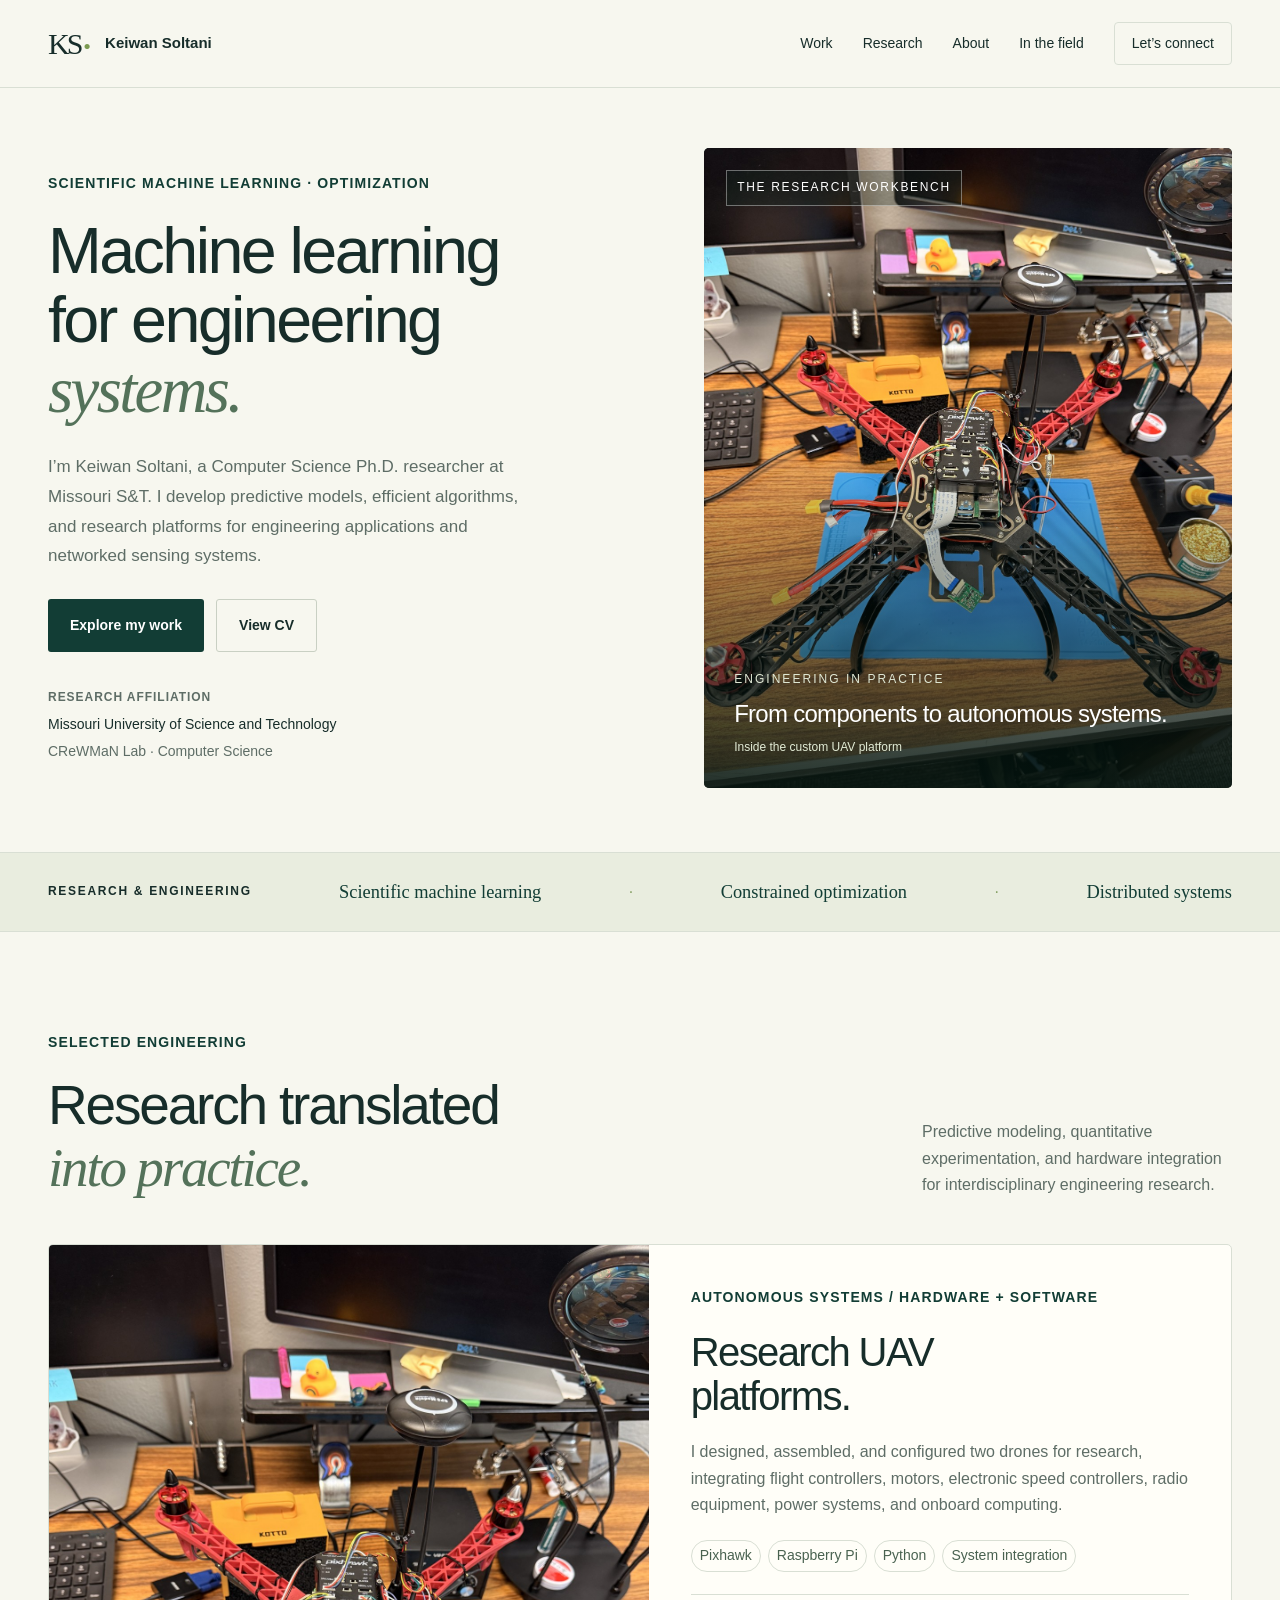
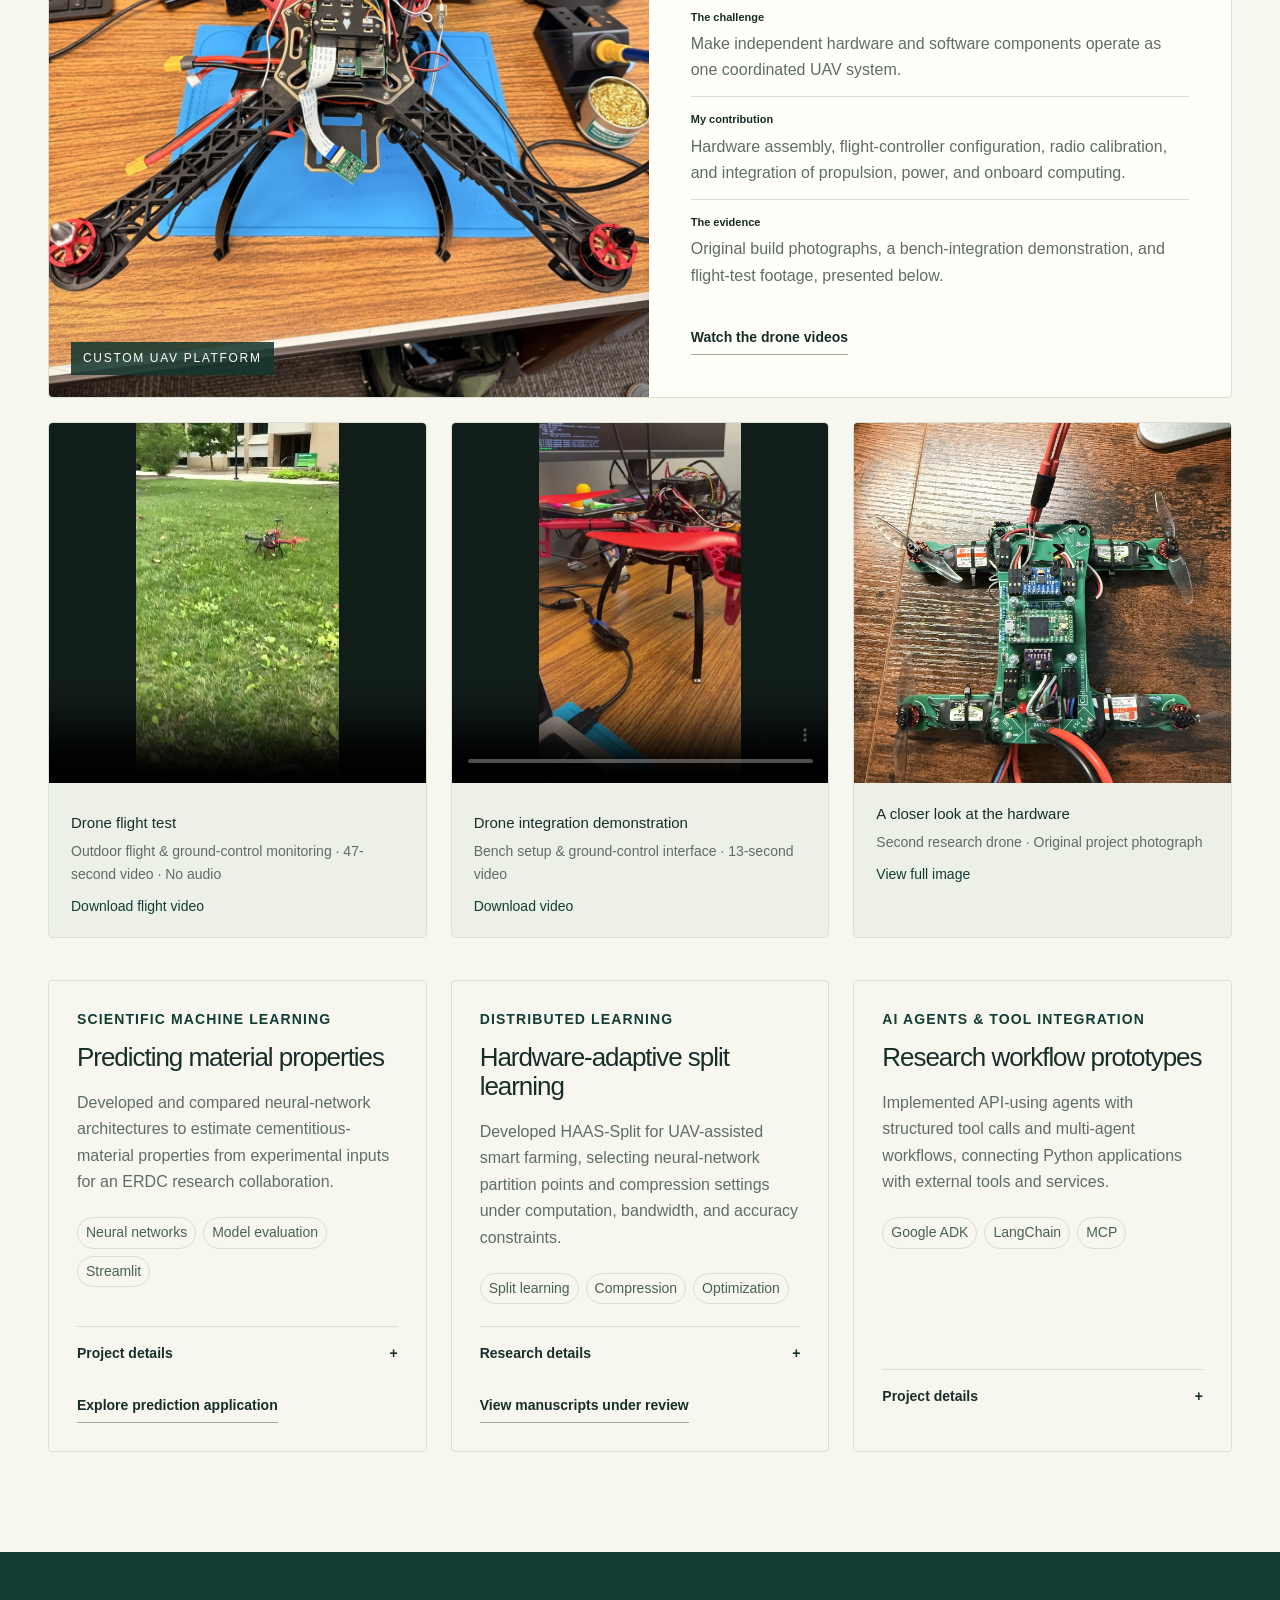
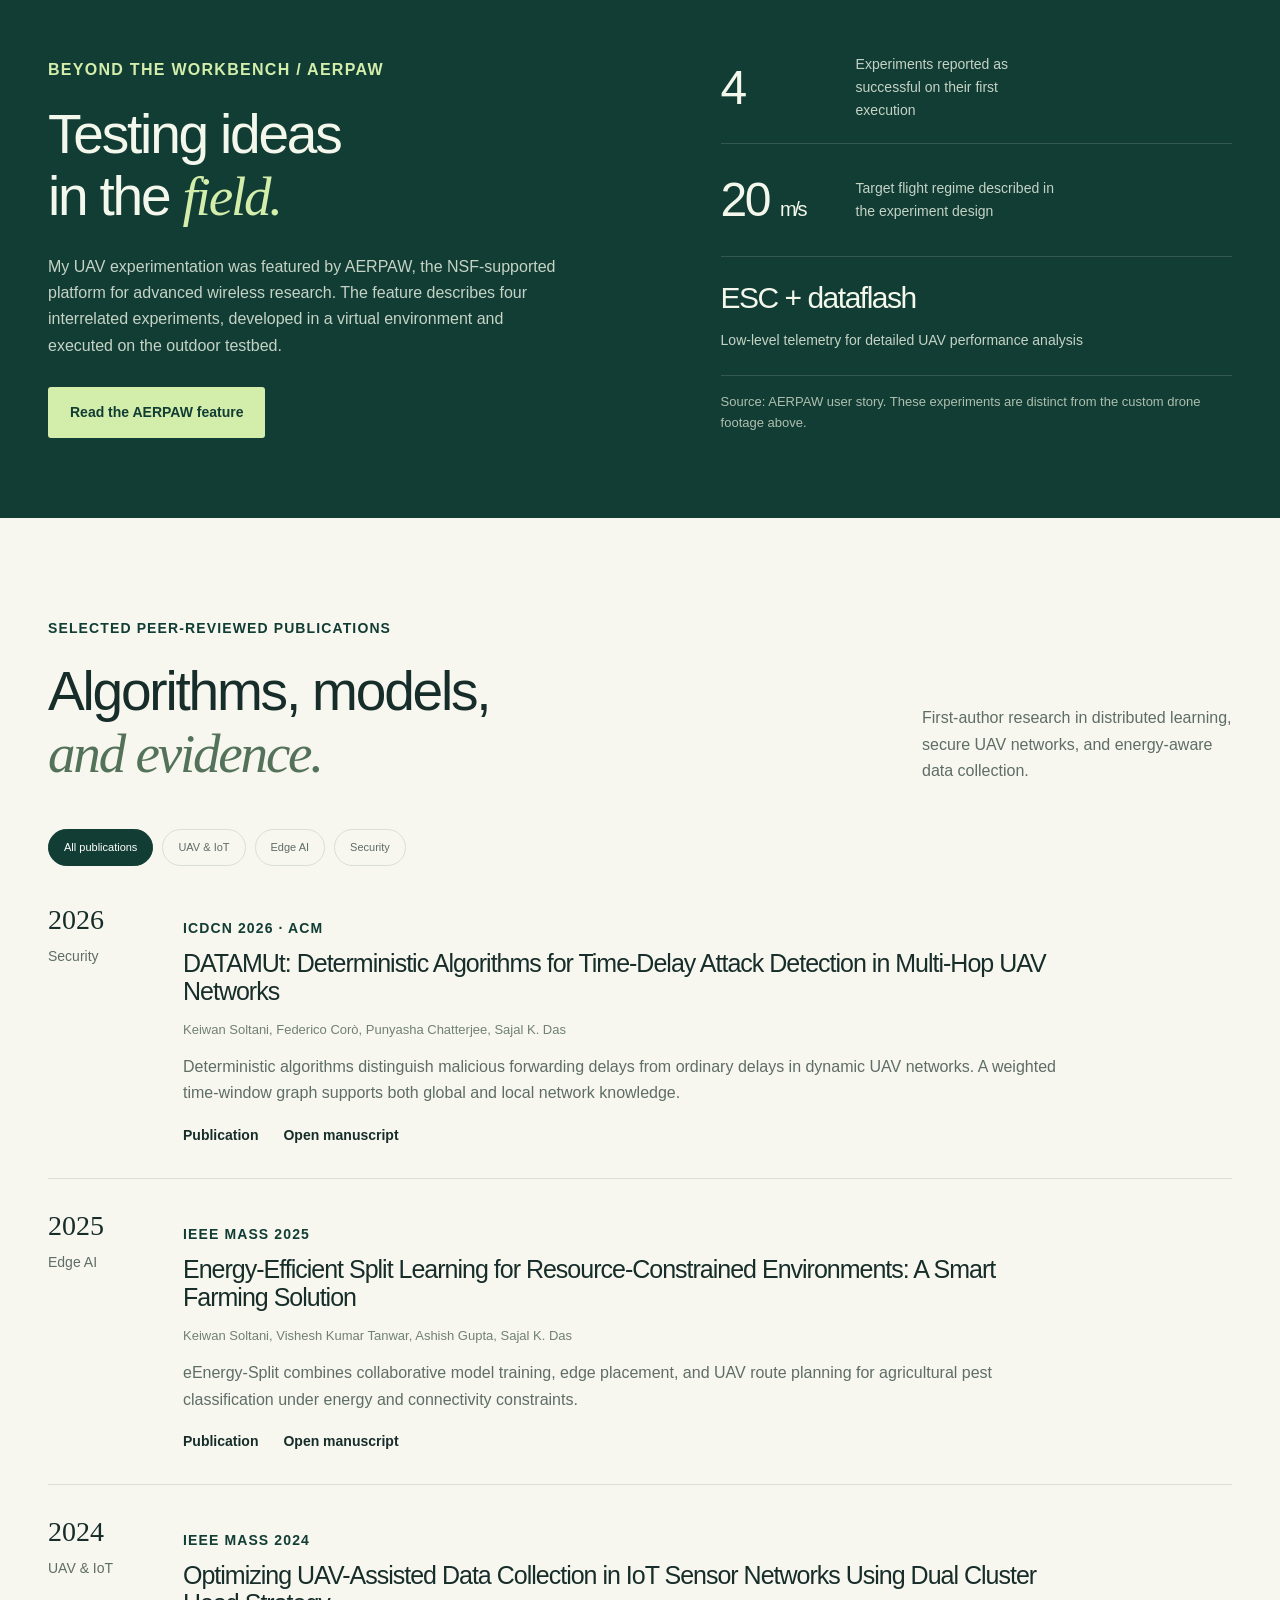
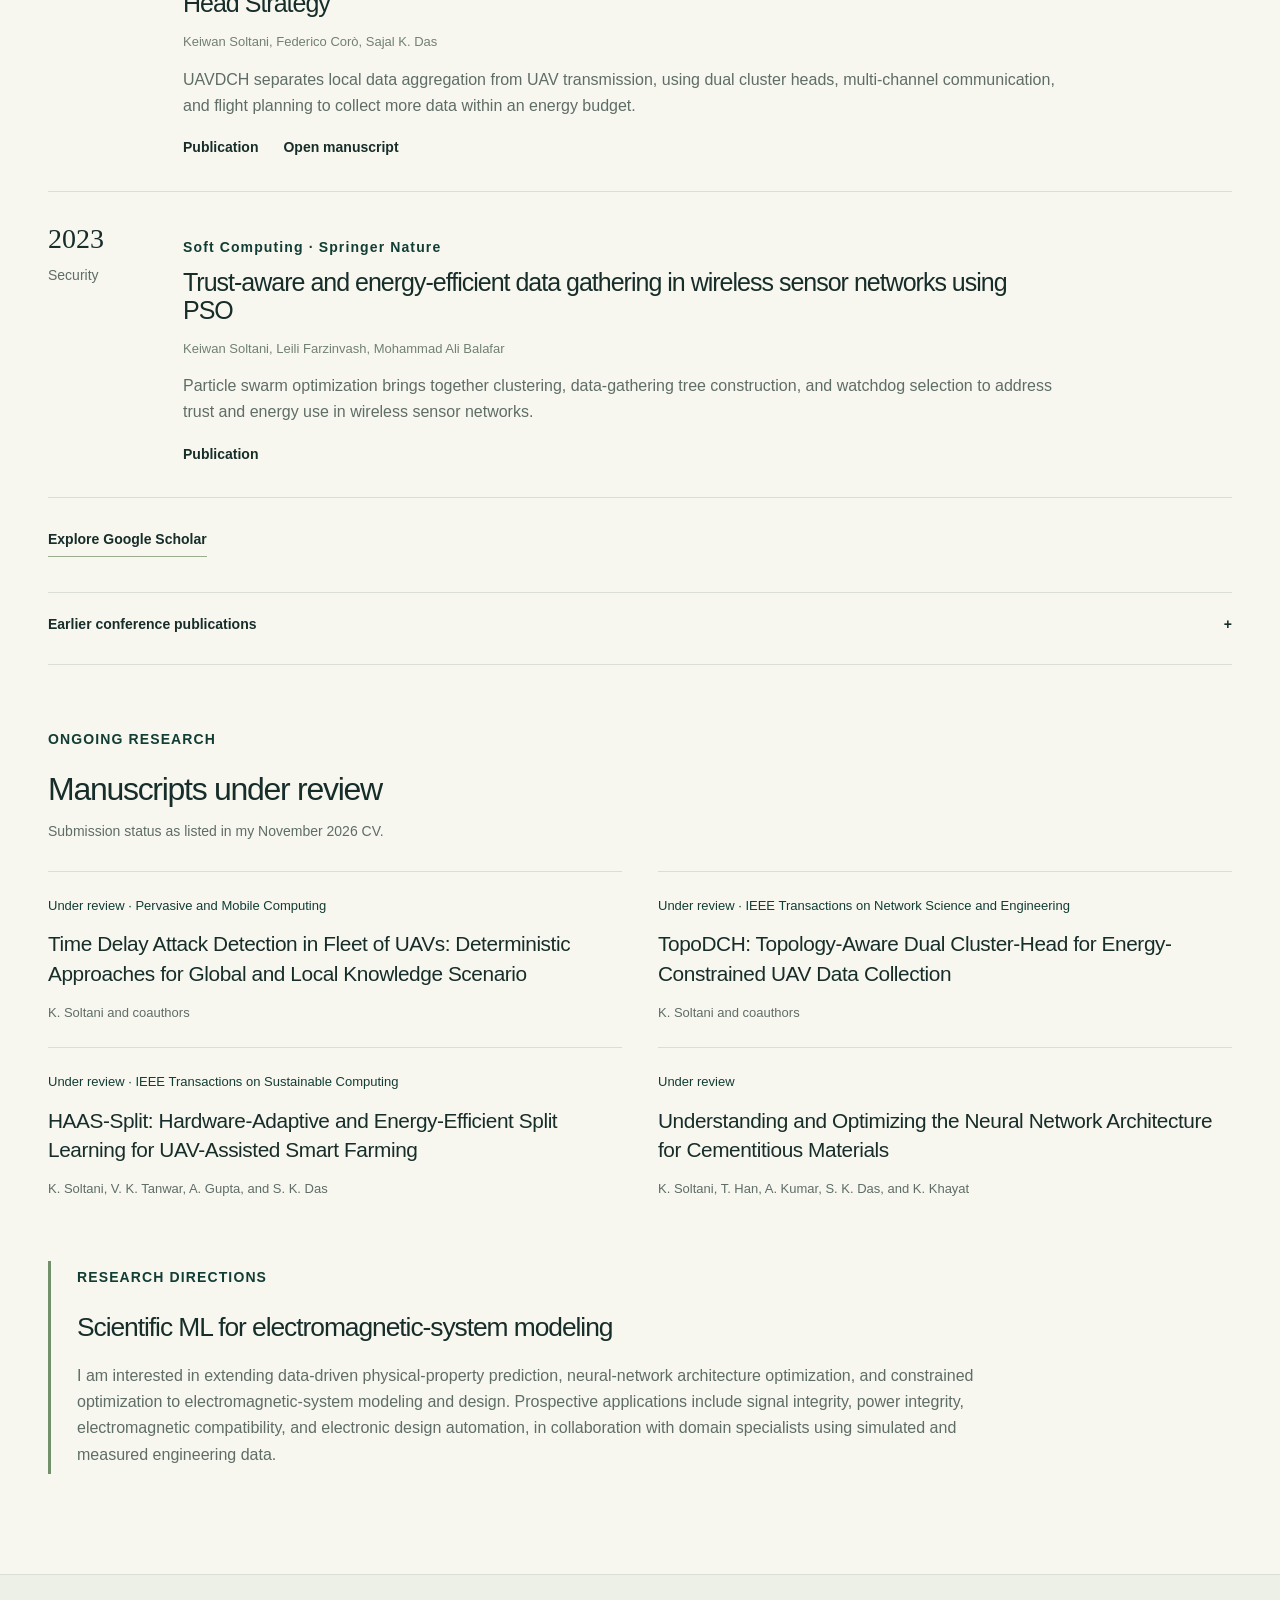
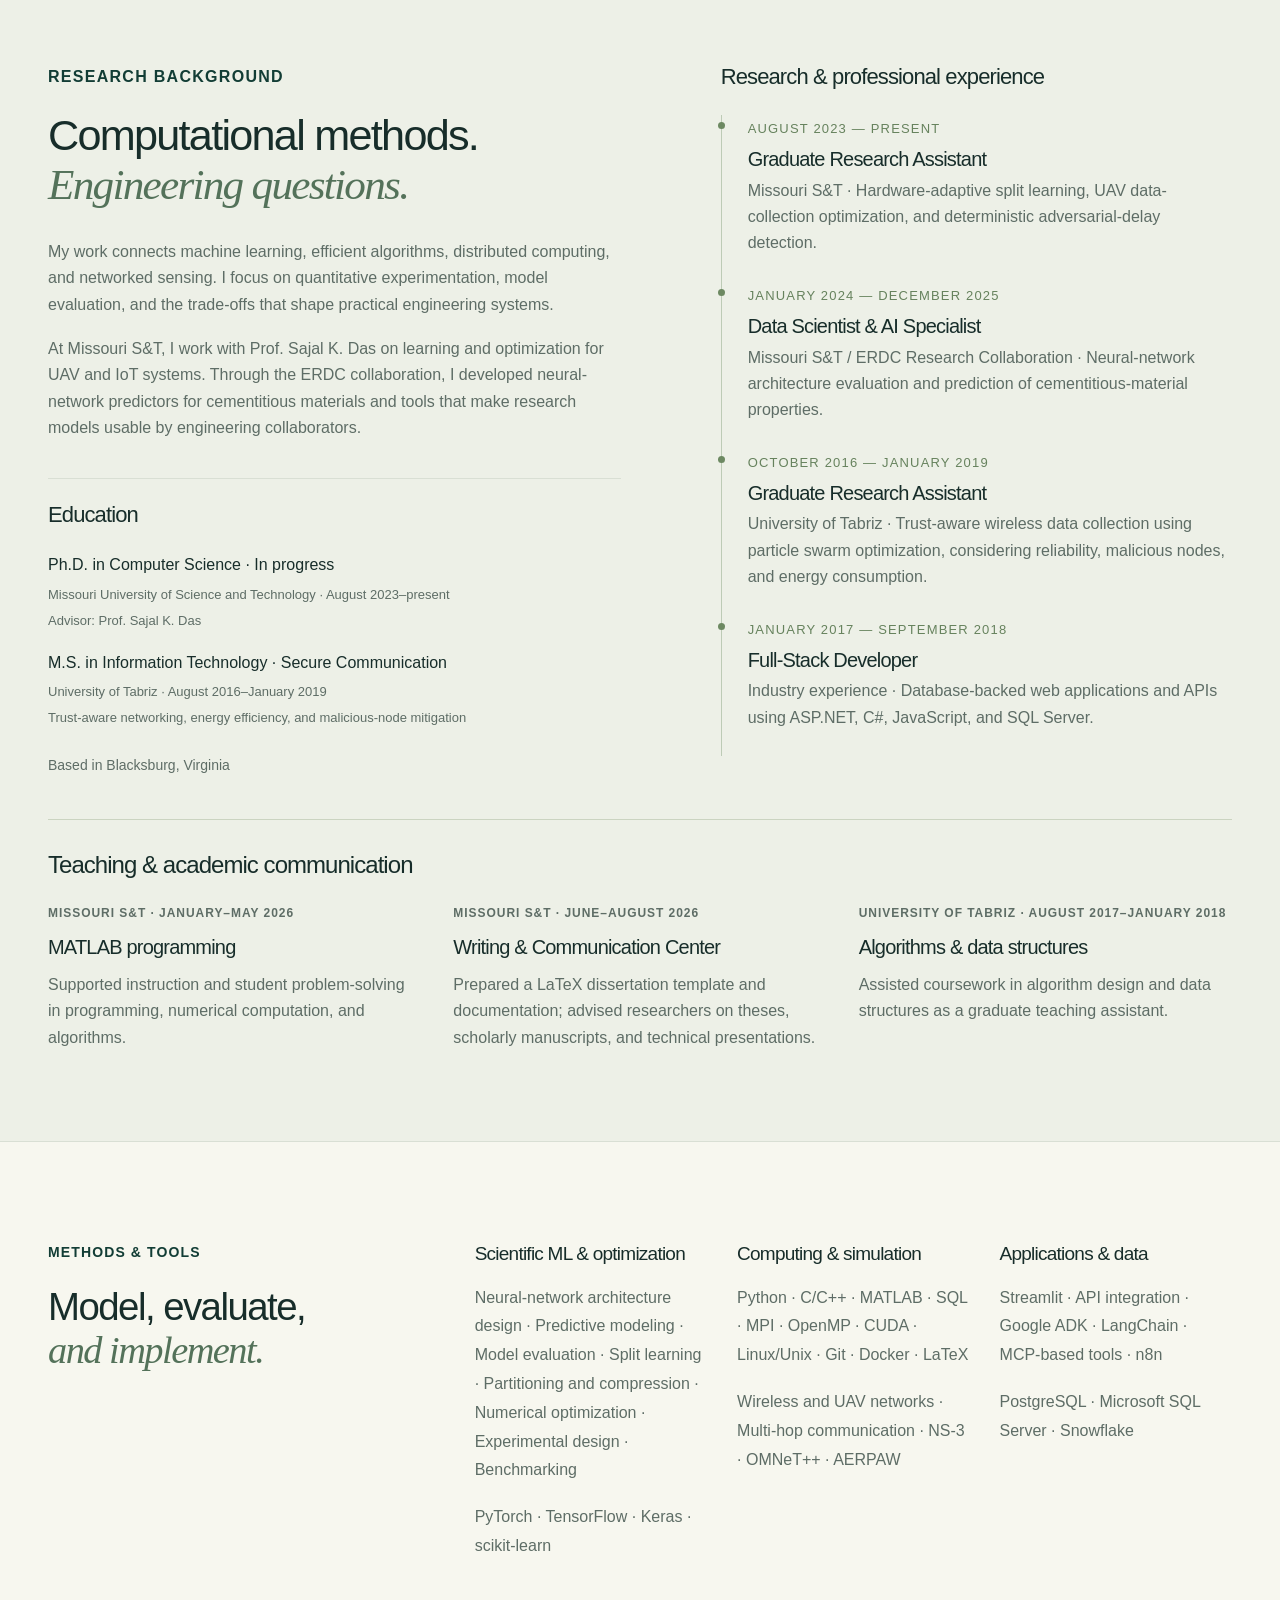
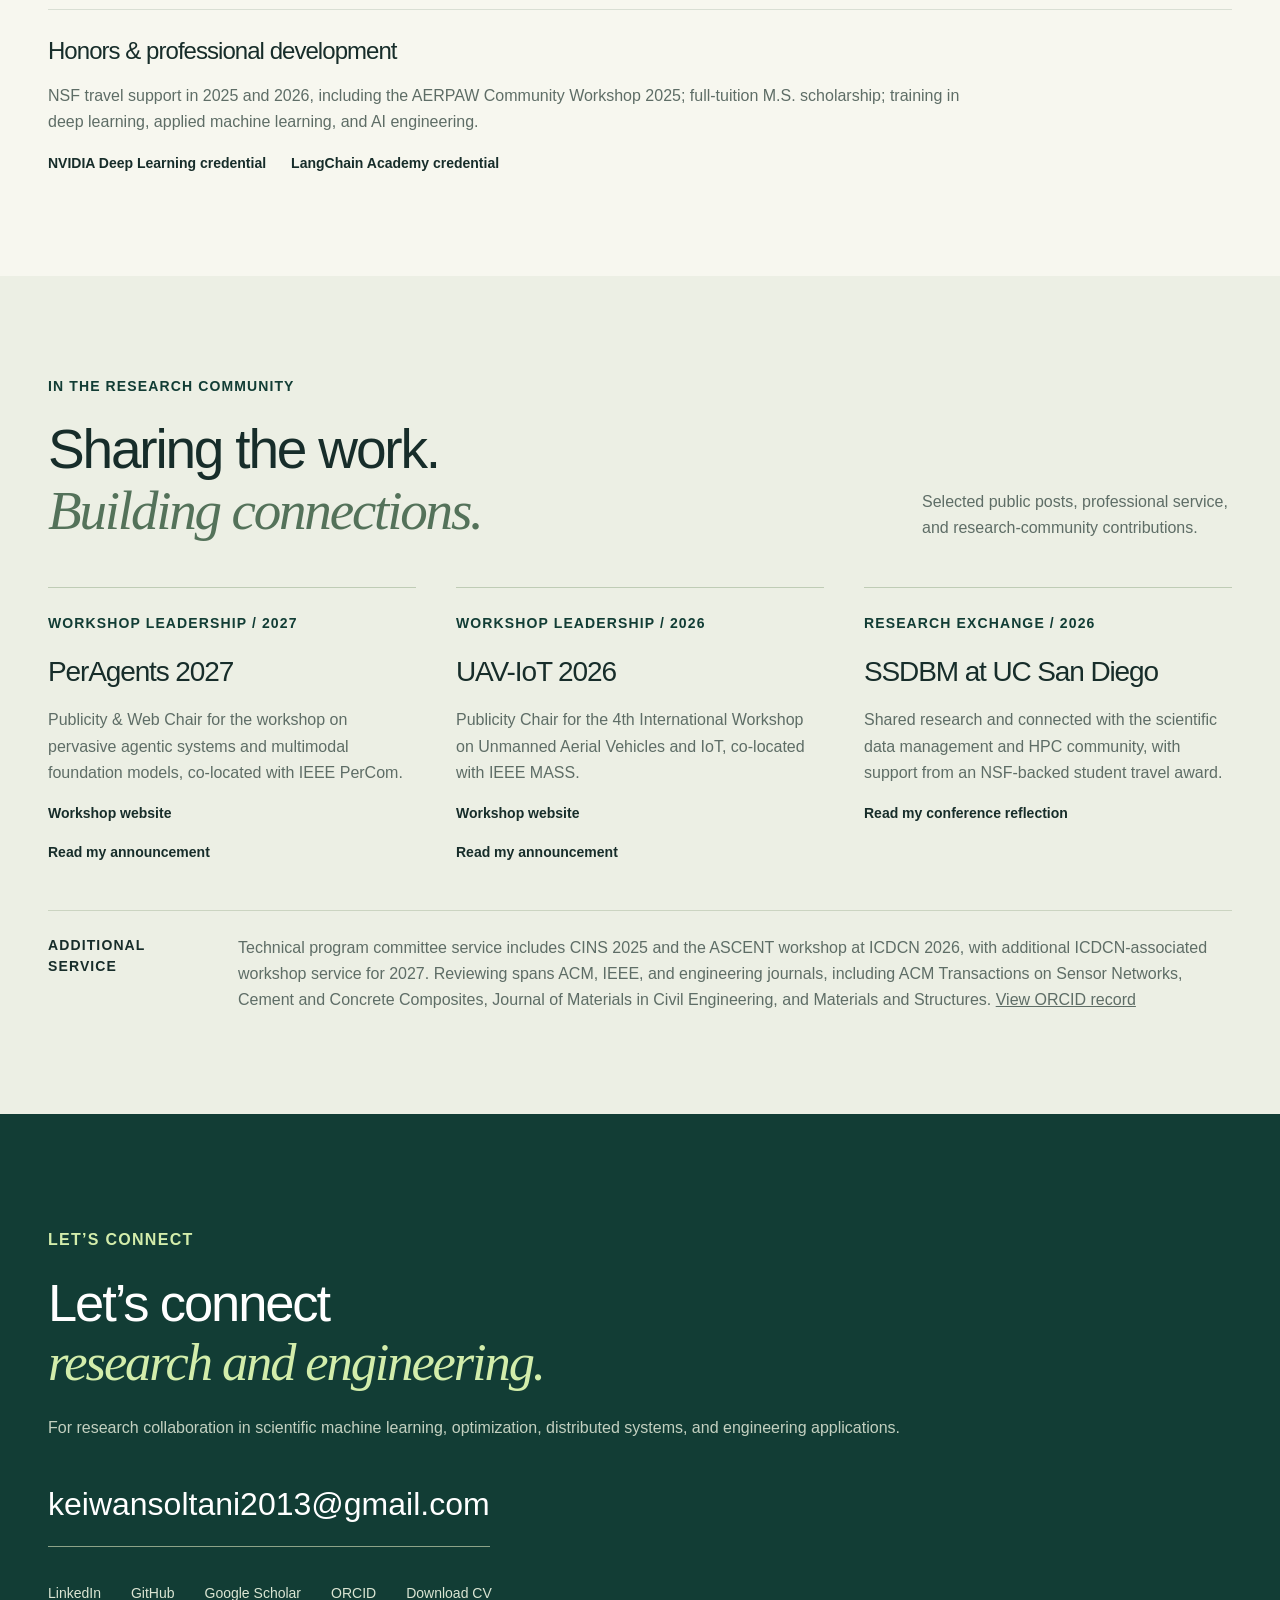
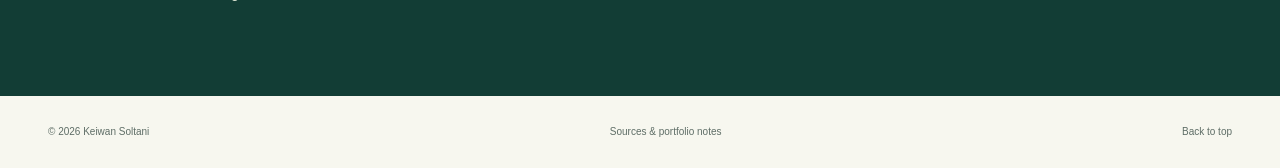
<file: index.html>
<!doctype html><html lang="en"><head><meta charset="utf-8"><meta name="viewport" content="width=device-width,initial-scale=1"><meta name="description" content="Keiwan Soltani — Computer Science Ph.D. researcher specializing in scientific machine learning, optimization, distributed systems, and engineering applications."><meta name="theme-color" content="#123d35"><title>Keiwan Soltani · Scientific Machine Learning & Engineering</title><link rel="icon" href="favicon.svg" type="image/svg+xml"><link rel="stylesheet" href="style.css?v=20261124-flight"></head><body>
<a class="skip" href="#main">Skip to content</a><header><a class="brand" href="#home" aria-label="Keiwan Soltani home"><span class="monogram">KS<span>•</span></span><span>Keiwan Soltani</span></a><button id="menu" aria-label="Open navigation" aria-expanded="false" aria-controls="nav">Menu <span>☰</span></button><nav id="nav"><a href="#work">Work</a><a href="#research">Research</a><a href="#about">About</a><a href="#updates">In the field</a><a class="nav-contact" href="#contact">Let’s connect</a></nav></header>
<main id="main"><section class="hero wrap" id="home"><div class="hero-copy"><p class="eyebrow">SCIENTIFIC MACHINE LEARNING · OPTIMIZATION</p><h1>Machine learning<br>for engineering<br><em>systems.</em></h1><p class="intro">I’m Keiwan Soltani, a Computer Science Ph.D. researcher at Missouri S&amp;T. I develop predictive models, efficient algorithms, and research platforms for engineering applications and networked sensing systems.</p><div class="actions"><a class="button" href="#work">Explore my work </a><a class="button secondary" href="assets/Keiwan_Soltani_CV.pdf?v=20261124" target="_blank">View CV</a></div><div class="affiliation"><span class="small-label">RESEARCH AFFILIATION</span><a href="https://cs.mst.edu/research/labs/crewman/people/students/" target="_blank" rel="noopener">Missouri University of Science and Technology</a><span>CReWMaN Lab · Computer Science</span></div></div><figure class="hero-photo"><img src="assets/drone.jpg" alt="Custom quadcopter on a workbench with Pixhawk flight controller, companion computer, GPS module, and integrated wiring" fetchpriority="high"><figcaption><span>ENGINEERING IN PRACTICE</span><strong>From components to autonomous systems.</strong><a href="#drone">Inside the custom UAV platform</a></figcaption><span class="photo-tag">THE RESEARCH WORKBENCH</span></figure></section>
<div class="focus-strip"><div class="wrap"><span>RESEARCH &amp; ENGINEERING</span><p>Scientific machine learning</p><i aria-hidden="true">·</i><p>Constrained optimization</p><i aria-hidden="true">·</i><p>Distributed systems</p></div></div>
<section id="work" class="section wrap"><div class="section-head"><div><p class="eyebrow">SELECTED ENGINEERING</p><h2>Research translated<br><em>into practice.</em></h2></div><p>Predictive modeling, quantitative experimentation, and hardware integration for interdisciplinary engineering research.</p></div>
<article class="feature-project" id="drone"><div class="project-media"><img src="assets/drone.jpg" alt="Full custom quadcopter assembly on an electronics workbench" loading="lazy"><span class="media-label">CUSTOM UAV PLATFORM</span></div><div class="project-copy"><p class="eyebrow">AUTONOMOUS SYSTEMS / HARDWARE + SOFTWARE</p><h3>Research UAV<br>platforms.</h3><p>I designed, assembled, and configured two drones for research, integrating flight controllers, motors, electronic speed controllers, radio equipment, power systems, and onboard computing.</p><div class="tags"><span>Pixhawk</span><span>Raspberry Pi</span><span>Python</span><span>System integration</span></div><dl class="project-details"><div><dt>The challenge</dt><dd>Make independent hardware and software components operate as one coordinated UAV system.</dd></div><div><dt>My contribution</dt><dd>Hardware assembly, flight-controller configuration, radio calibration, and integration of propulsion, power, and onboard computing.</dd></div><div><dt>The evidence</dt><dd>Original build photographs, a bench-integration demonstration, and flight-test footage, presented below.</dd></div></dl><a class="inline-link" href="#flight">Watch the drone videos</a></div></article>
<div class="media-grid" id="flight"><figure class="flight-test"><video controls playsinline preload="metadata" poster="assets/drone-flight-poster.jpg" aria-label="Drone flight test" aria-describedby="flight-description" width="720" height="1280"><source src="assets/drone-flight.mp4" type="video/mp4"><p>Your browser cannot play this clip. <a href="assets/drone-flight.mp4">Download the flight-test video</a>.</p></video><figcaption><strong>Drone flight test</strong><span id="flight-description">Outdoor flight &amp; ground-control monitoring · 47-second video · No audio</span><a href="assets/drone-flight.mp4" download>Download flight video</a></figcaption></figure><figure><video controls playsinline preload="metadata" poster="assets/video-poster.jpg"><source src="assets/drone.mp4" type="video/mp4"><p>Your browser cannot play this clip. <a href="assets/drone.mp4">Download the video</a>.</p></video><figcaption><strong>Drone integration demonstration</strong><span>Bench setup & ground-control interface · 13-second video</span><a href="assets/drone.mp4" download>Download video</a></figcaption></figure><figure><a href="assets/mini-drone.jpg" target="_blank" aria-label="Open detailed photograph of the compact drone"><img src="assets/mini-drone.jpg" alt="Compact quadcopter with exposed circuit boards, motor controllers, power wiring, and four propellers" loading="lazy"></a><figcaption><strong>A closer look at the hardware</strong><span>Second research drone · Original project photograph</span><a href="assets/mini-drone.jpg" target="_blank">View full image</a></figcaption></figure></div>
<div class="project-grid">
<article class="project-card"><p class="eyebrow">SCIENTIFIC MACHINE LEARNING</p><h3>Predicting material properties</h3><p>Developed and compared neural-network architectures to estimate cementitious-material properties from experimental inputs for an ERDC research collaboration.</p><div class="tags"><span>Neural networks</span><span>Model evaluation</span><span>Streamlit</span></div><details><summary>Project details <span>+</span></summary><p>Investigated architecture selection, prediction accuracy, and model-performance trade-offs for 3D-printed concrete. Deployed a Streamlit application that made trained models accessible to engineering collaborators.</p><p>Contributed to a manuscript on understanding and optimizing neural-network architecture for cementitious materials.</p><p class="note">Data Scientist &amp; AI Specialist · Missouri S&amp;T / ERDC · January 2024–December 2025</p></details><a class="inline-link" href="https://erdcui3dp.streamlit.app/" target="_blank" rel="noopener">Explore prediction application</a></article>
<article class="project-card"><p class="eyebrow">DISTRIBUTED LEARNING</p><h3>Hardware-adaptive split learning</h3><p>Developed HAAS-Split for UAV-assisted smart farming, selecting neural-network partition points and compression settings under computation, bandwidth, and accuracy constraints.</p><div class="tags"><span>Split learning</span><span>Compression</span><span>Optimization</span></div><details><summary>Research details <span>+</span></summary><p>The research examines how device capabilities and communication limits influence model partitioning and energy use. It extends work on efficient distributed learning in resource-constrained environments.</p><p class="note">HAAS-Split manuscript under review at IEEE Transactions on Sustainable Computing.</p></details><a class="inline-link" href="#manuscripts">View manuscripts under review</a></article>
<article class="project-card"><p class="eyebrow">AI AGENTS &amp; TOOL INTEGRATION</p><h3>Research workflow prototypes</h3><p>Implemented API-using agents with structured tool calls and multi-agent workflows, connecting Python applications with external tools and services.</p><div class="tags"><span>Google ADK</span><span>LangChain</span><span>MCP</span></div><details><summary>Project details <span>+</span></summary><p>Built agent and tool-integration prototypes using Python, Google ADK, LangChain, and MCP-based tools. A separate MCP incident-query prototype was evaluated with integration tests.</p><p>Additional workflow experience includes API integration, Docker, and n8n.</p></details></article>
</div></section>
<section class="field-section"><div class="wrap field-layout"><div><p class="eyebrow">BEYOND THE WORKBENCH / AERPAW</p><h2>Testing ideas<br>in the <em>field.</em></h2><p>My UAV experimentation was featured by AERPAW, the NSF-supported platform for advanced wireless research. The feature describes four interrelated experiments, developed in a virtual environment and executed on the outdoor testbed.</p><a class="button light" href="https://aerpaw.org/user-story/pushing-the-limits-high-speed-uav-experimentation-and-deep-telemetry-with-aerpaw/" target="_blank" rel="noopener">Read the AERPAW feature</a></div><div class="field-facts"><div><strong>4</strong><p>Experiments reported as successful on their first execution</p></div><div><strong>20 <small>m/s</small></strong><p>Target flight regime described in the experiment design</p></div><div><strong>ESC + dataflash</strong><p>Low-level telemetry for detailed UAV performance analysis</p></div><span class="note">Source: AERPAW user story. These experiments are distinct from the custom drone footage above.</span></div></div></section>
<section id="research" class="section wrap"><div class="section-head"><div><p class="eyebrow">SELECTED PEER-REVIEWED PUBLICATIONS</p><h2>Algorithms, models,<br><em>and evidence.</em></h2></div><p>First-author research in distributed learning, secure UAV networks, and energy-aware data collection.</p></div><div class="filters" aria-label="Filter publications"><button class="active" aria-pressed="true" data-filter="All">All publications</button><button aria-pressed="false" data-filter="UAV & IoT">UAV & IoT</button><button aria-pressed="false" data-filter="Edge AI">Edge AI</button><button aria-pressed="false" data-filter="Security">Security</button></div><p id="pub-count" class="sr-only" aria-live="polite">4 publications shown</p><div class="publications"><article class="pub" data-category="Security"><div class="pub-year">2026<span>Security</span></div><div><p class="eyebrow">ICDCN 2026 · ACM</p><h3>DATAMUt: Deterministic Algorithms for Time-Delay Attack Detection in Multi-Hop UAV Networks</h3><p class="authors">Keiwan Soltani, Federico Corò, Punyasha Chatterjee, Sajal K. Das</p><p>Deterministic algorithms distinguish malicious forwarding delays from ordinary delays in dynamic UAV networks. A weighted time-window graph supports both global and local network knowledge.</p><div class="textlinks"><a href="https://doi.org/10.1145/3772290.3772293" target="_blank" rel="noopener">Publication</a><a href="https://arxiv.org/abs/2505.07670" target="_blank" rel="noopener">Open manuscript</a></div></div></article><article class="pub" data-category="Edge AI"><div class="pub-year">2025<span>Edge AI</span></div><div><p class="eyebrow">IEEE MASS 2025</p><h3>Energy-Efficient Split Learning for Resource-Constrained Environments: A Smart Farming Solution</h3><p class="authors">Keiwan Soltani, Vishesh Kumar Tanwar, Ashish Gupta, Sajal K. Das</p><p>eEnergy-Split combines collaborative model training, edge placement, and UAV route planning for agricultural pest classification under energy and connectivity constraints.</p><div class="textlinks"><a href="https://doi.org/10.1109/MASS66014.2025.00028" target="_blank" rel="noopener">Publication</a><a href="https://arxiv.org/abs/2509.02549" target="_blank" rel="noopener">Open manuscript</a></div></div></article><article class="pub" data-category="UAV & IoT"><div class="pub-year">2024<span>UAV & IoT</span></div><div><p class="eyebrow">IEEE MASS 2024</p><h3>Optimizing UAV-Assisted Data Collection in IoT Sensor Networks Using Dual Cluster Head Strategy</h3><p class="authors">Keiwan Soltani, Federico Corò, Sajal K. Das</p><p>UAVDCH separates local data aggregation from UAV transmission, using dual cluster heads, multi-channel communication, and flight planning to collect more data within an energy budget.</p><div class="textlinks"><a href="https://doi.org/10.1109/MASS62177.2024.00045" target="_blank" rel="noopener">Publication</a><a href="https://par.nsf.gov/servlets/purl/10634068" target="_blank" rel="noopener">Open manuscript</a></div></div></article><article class="pub" data-category="Security"><div class="pub-year">2023<span>Security</span></div><div><p class="eyebrow">Soft Computing · Springer Nature</p><h3>Trust-aware and energy-efficient data gathering in wireless sensor networks using PSO</h3><p class="authors">Keiwan Soltani, Leili Farzinvash, Mohammad Ali Balafar</p><p>Particle swarm optimization brings together clustering, data-gathering tree construction, and watchdog selection to address trust and energy use in wireless sensor networks.</p><div class="textlinks"><a href="https://doi.org/10.1007/s00500-023-07856-z" target="_blank" rel="noopener">Publication</a></div></div></article></div><a class="inline-link" href="https://scholar.google.com/citations?user=CC1VnzsAAAAJ&hl=en" target="_blank" rel="noopener">Explore Google Scholar</a>
<details class="earlier-publications"><summary>Earlier conference publications <span>+</span></summary><article><span class="small-label">2020</span><h3>Reduction of interference in multi-channel wireless networks using genetic algorithm</h3><p>K. Soltani, R. Soltani, and A. Naghshin · 5th International Conference on Applied Researches in Science and Engineering.</p></article><article><span class="small-label">2019</span><h3>Detect and deal with maltreatment in multi-channel wireless sensor networks</h3><p>K. Soltani · 6th International Conference on Information Technology, Computer &amp; Telecommunications · Tbilisi, Georgia.</p></article><a class="inline-link" href="assets/Keiwan_Soltani_CV.pdf?v=20261124" target="_blank">See complete CV</a></details>
<div class="manuscripts" id="manuscripts"><div class="subsection-head"><p class="eyebrow">ONGOING RESEARCH</p><h3>Manuscripts under review</h3><p>Submission status as listed in my November 2026 CV.</p></div><div class="manuscript-grid">
<article><p class="review-status">Under review · Pervasive and Mobile Computing</p><h4>Time Delay Attack Detection in Fleet of UAVs: Deterministic Approaches for Global and Local Knowledge Scenario</h4><p class="authors">K. Soltani and coauthors</p></article>
<article><p class="review-status">Under review · IEEE Transactions on Network Science and Engineering</p><h4>TopoDCH: Topology-Aware Dual Cluster-Head for Energy-Constrained UAV Data Collection</h4><p class="authors">K. Soltani and coauthors</p></article>
<article><p class="review-status">Under review · IEEE Transactions on Sustainable Computing</p><h4>HAAS-Split: Hardware-Adaptive and Energy-Efficient Split Learning for UAV-Assisted Smart Farming</h4><p class="authors">K. Soltani, V. K. Tanwar, A. Gupta, and S. K. Das</p></article>
<article><p class="review-status">Under review</p><h4>Understanding and Optimizing the Neural Network Architecture for Cementitious Materials</h4><p class="authors">K. Soltani, T. Han, A. Kumar, S. K. Das, and K. Khayat</p></article>
</div></div>
<div class="research-directions"><p class="eyebrow">RESEARCH DIRECTIONS</p><h3>Scientific ML for electromagnetic-system modeling</h3><p>I am interested in extending data-driven physical-property prediction, neural-network architecture optimization, and constrained optimization to electromagnetic-system modeling and design. Prospective applications include signal integrity, power integrity, electromagnetic compatibility, and electronic design automation, in collaboration with domain specialists using simulated and measured engineering data.</p></div>
</section>
<section id="about" class="about-section"><div class="wrap about-layout"><div><p class="eyebrow">RESEARCH BACKGROUND</p><h2>Computational methods.<br><em>Engineering questions.</em></h2><p>My work connects machine learning, efficient algorithms, distributed computing, and networked sensing. I focus on quantitative experimentation, model evaluation, and the trade-offs that shape practical engineering systems.</p><p>At Missouri S&amp;T, I work with Prof. Sajal K. Das on learning and optimization for UAV and IoT systems. Through the ERDC collaboration, I developed neural-network predictors for cementitious materials and tools that make research models usable by engineering collaborators.</p><div class="education"><h3>Education</h3><p><strong>Ph.D. in Computer Science · In progress</strong><span>Missouri University of Science and Technology · August 2023–present</span><span>Advisor: Prof. Sajal K. Das</span></p><p><strong>M.S. in Information Technology · Secure Communication</strong><span>University of Tabriz · August 2016–January 2019</span><span>Trust-aware networking, energy efficiency, and malicious-node mitigation</span></p></div><p class="location">Based in Blacksburg, Virginia</p></div><div class="timeline"><h3>Research &amp; professional experience</h3><article><span>AUGUST 2023 — PRESENT</span><h4>Graduate Research Assistant</h4><p>Missouri S&amp;T · Hardware-adaptive split learning, UAV data-collection optimization, and deterministic adversarial-delay detection.</p></article><article><span>JANUARY 2024 — DECEMBER 2025</span><h4>Data Scientist &amp; AI Specialist</h4><p>Missouri S&amp;T / ERDC Research Collaboration · Neural-network architecture evaluation and prediction of cementitious-material properties.</p></article><article><span>OCTOBER 2016 — JANUARY 2019</span><h4>Graduate Research Assistant</h4><p>University of Tabriz · Trust-aware wireless data collection using particle swarm optimization, considering reliability, malicious nodes, and energy consumption.</p></article><article><span>JANUARY 2017 — SEPTEMBER 2018</span><h4>Full-Stack Developer</h4><p>Industry experience · Database-backed web applications and APIs using ASP.NET, C#, JavaScript, and SQL Server.</p></article></div></div>
<div class="wrap teaching"><h3>Teaching &amp; academic communication</h3><div class="teaching-grid"><article><p class="small-label">MISSOURI S&amp;T · JANUARY–MAY 2026</p><h4>MATLAB programming</h4><p>Supported instruction and student problem-solving in programming, numerical computation, and algorithms.</p></article><article><p class="small-label">MISSOURI S&amp;T · JUNE–AUGUST 2026</p><h4>Writing &amp; Communication Center</h4><p>Prepared a LaTeX dissertation template and documentation; advised researchers on theses, scholarly manuscripts, and technical presentations.</p></article><article><p class="small-label">UNIVERSITY OF TABRIZ · AUGUST 2017–JANUARY 2018</p><h4>Algorithms &amp; data structures</h4><p>Assisted coursework in algorithm design and data structures as a graduate teaching assistant.</p></article></div></div></section>
<section class="section wrap capabilities"><div><p class="eyebrow">METHODS &amp; TOOLS</p><h2>Model, evaluate,<br><em>and implement.</em></h2></div><div class="skill-columns"><div><h3>Scientific ML &amp; optimization</h3><p>Neural-network architecture design · Predictive modeling · Model evaluation · Split learning · Partitioning and compression · Numerical optimization · Experimental design · Benchmarking</p><p>PyTorch · TensorFlow · Keras · scikit-learn</p></div><div><h3>Computing &amp; simulation</h3><p>Python · C/C++ · MATLAB · SQL · MPI · OpenMP · CUDA · Linux/Unix · Git · Docker · LaTeX</p><p>Wireless and UAV networks · Multi-hop communication · NS-3 · OMNeT++ · AERPAW</p></div><div><h3>Applications &amp; data</h3><p>Streamlit · API integration · Google ADK · LangChain · MCP-based tools · n8n</p><p>PostgreSQL · Microsoft SQL Server · Snowflake</p></div></div><div class="honors"><h3>Honors &amp; professional development</h3><p>NSF travel support in 2025 and 2026, including the AERPAW Community Workshop 2025; full-tuition M.S. scholarship; training in deep learning, applied machine learning, and AI engineering.</p><div class="textlinks"><a href="https://courses.nvidia.com/certificates/72aefeae797c41b382a0099c1ffd6757/" target="_blank">NVIDIA Deep Learning credential</a><a href="https://academy.langchain.com/certificates/wjujzbauqf" target="_blank">LangChain Academy credential</a></div></div></section>
<section id="updates" class="updates-section section"><div class="wrap"><div class="section-head"><div><p class="eyebrow">IN THE RESEARCH COMMUNITY</p><h2>Sharing the work.<br><em>Building connections.</em></h2></div><p>Selected public posts, professional service, and research-community contributions.</p></div><div class="update-grid"><article><p class="eyebrow">WORKSHOP LEADERSHIP / 2027</p><h3>PerAgents 2027</h3><p>Publicity & Web Chair for the workshop on pervasive agentic systems and multimodal foundation models, co-located with IEEE PerCom.</p><a href="https://peragents.github.io/2027/" target="_blank">Workshop website</a><a href="https://www.linkedin.com/posts/keiwan-soltani_peragents2027-percom2027-edgeai-activity-7507898880261337088-XW0P" target="_blank">Read my announcement</a></article><article><p class="eyebrow">WORKSHOP LEADERSHIP / 2026</p><h3>UAV-IoT 2026</h3><p>Publicity Chair for the 4th International Workshop on Unmanned Aerial Vehicles and IoT, co-located with IEEE MASS.</p><a href="https://uav-iot.github.io/" target="_blank">Workshop website</a><a href="https://www.linkedin.com/posts/keiwan-soltani_unmanned-aerial-vehicles-and-iot-activity-7498731604882935808-dtAT" target="_blank">Read my announcement</a></article><article><p class="eyebrow">RESEARCH EXCHANGE / 2026</p><h3>SSDBM at UC San Diego</h3><p>Shared research and connected with the scientific data management and HPC community, with support from an NSF-backed student travel award.</p><a href="https://www.linkedin.com/posts/keiwan-soltani_ssdbm2026-scientificdatamanagement-hpc-activity-7494820489182277632-N_vb" target="_blank">Read my conference reflection</a></article></div><div class="service-note"><span class="small-label">ADDITIONAL SERVICE</span><p>Technical program committee service includes CINS 2025 and the ASCENT workshop at ICDCN 2026, with additional ICDCN-associated workshop service for 2027. Reviewing spans ACM, IEEE, and engineering journals, including ACM Transactions on Sensor Networks, Cement and Concrete Composites, Journal of Materials in Civil Engineering, and Materials and Structures. <a href="https://orcid.org/0000-0002-6938-196X" target="_blank">View ORCID record</a></p></div></div></section>
<section id="contact" class="contact-section"><div class="wrap"><p class="eyebrow">LET’S CONNECT</p><h2>Let’s connect<br><em>research and engineering.</em></h2><p>For research collaboration in scientific machine learning, optimization, distributed systems, and engineering applications.</p><a class="email" href="mailto:keiwansoltani2013@gmail.com">keiwansoltani2013@gmail.com </a><div class="contact-links"><a href="https://www.linkedin.com/in/keiwan-soltani" target="_blank">LinkedIn</a><a href="https://github.com/keiwansoltani" target="_blank">GitHub</a><a href="https://scholar.google.com/citations?user=CC1VnzsAAAAJ&hl=en" target="_blank">Google Scholar</a><a href="https://orcid.org/0000-0002-6938-196X" target="_blank">ORCID</a><a href="assets/Keiwan_Soltani_CV.pdf?v=20261124" download>Download CV</a></div></div></section></main><footer class="wrap"><span>© 2026 Keiwan Soltani</span><a href="sources.html">Sources & portfolio notes</a><a href="#home">Back to top</a></footer><script src="script.js"></script></body></html>
</file>
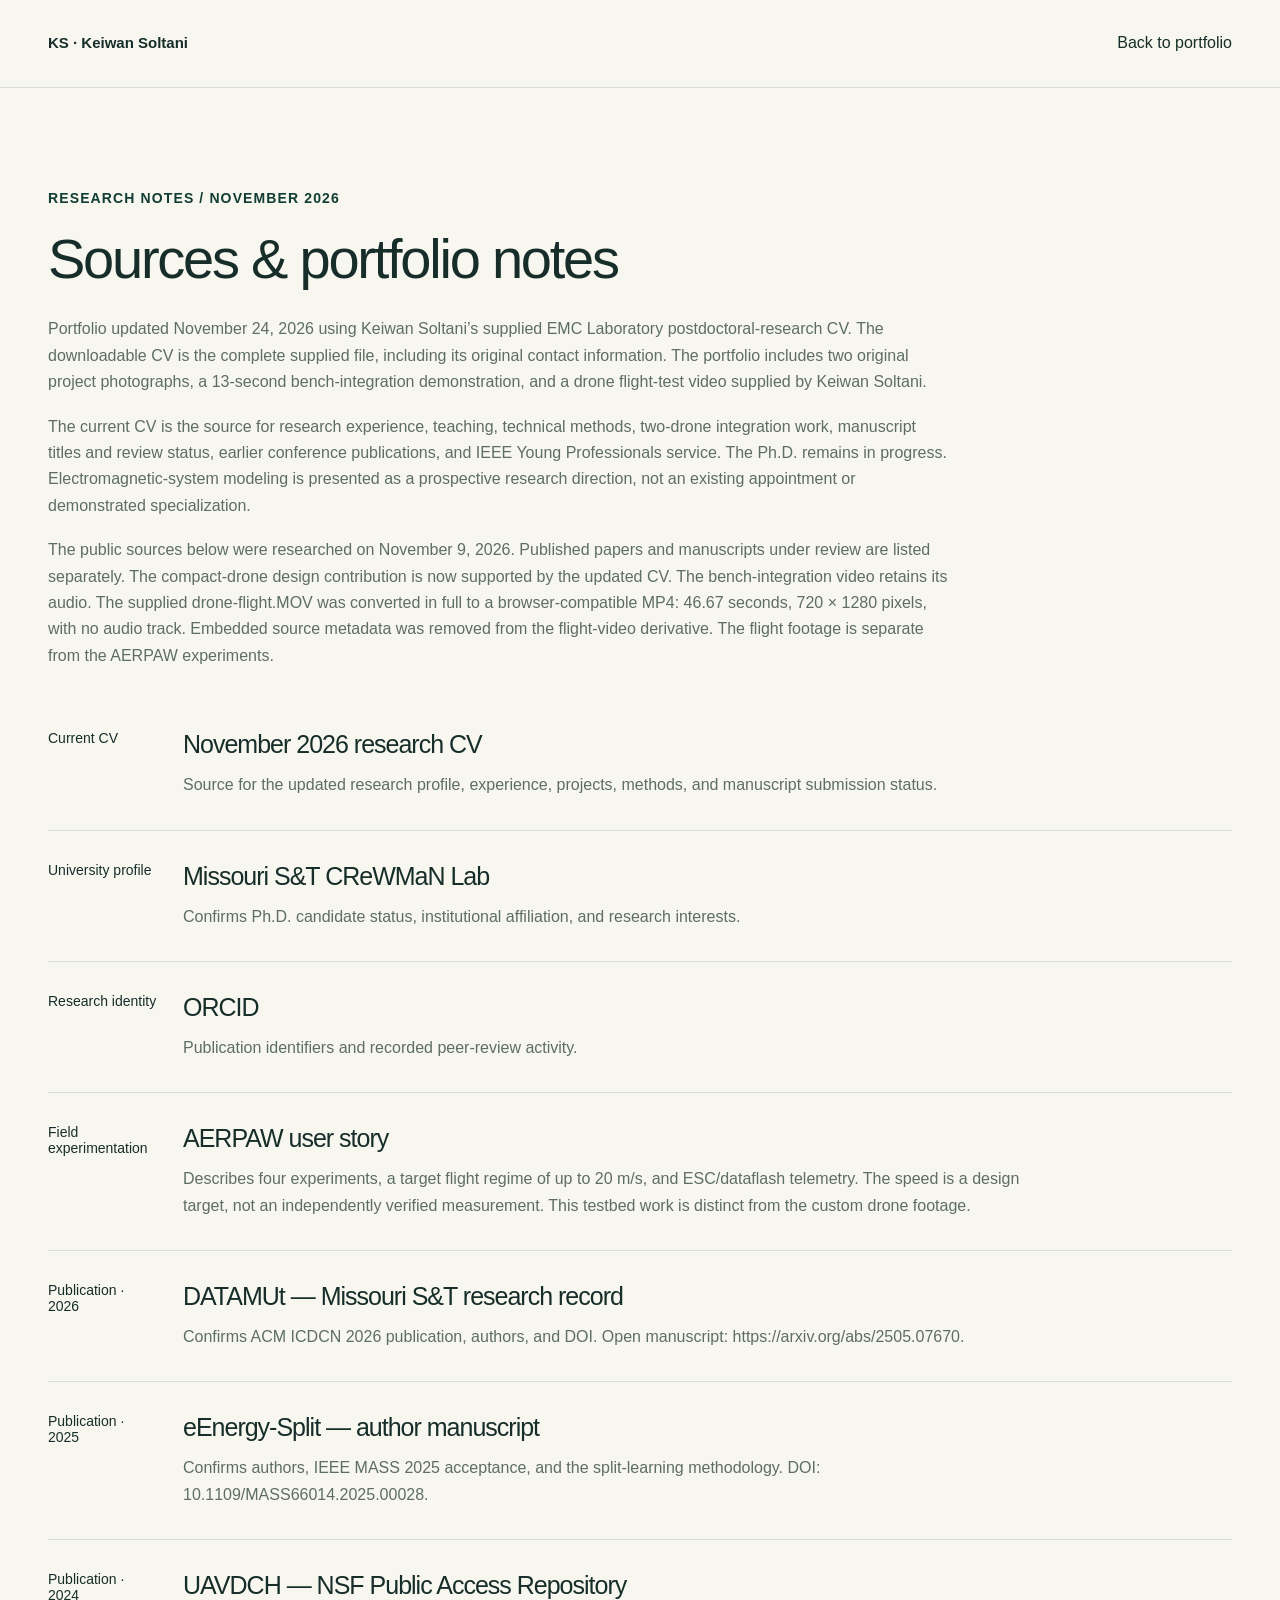
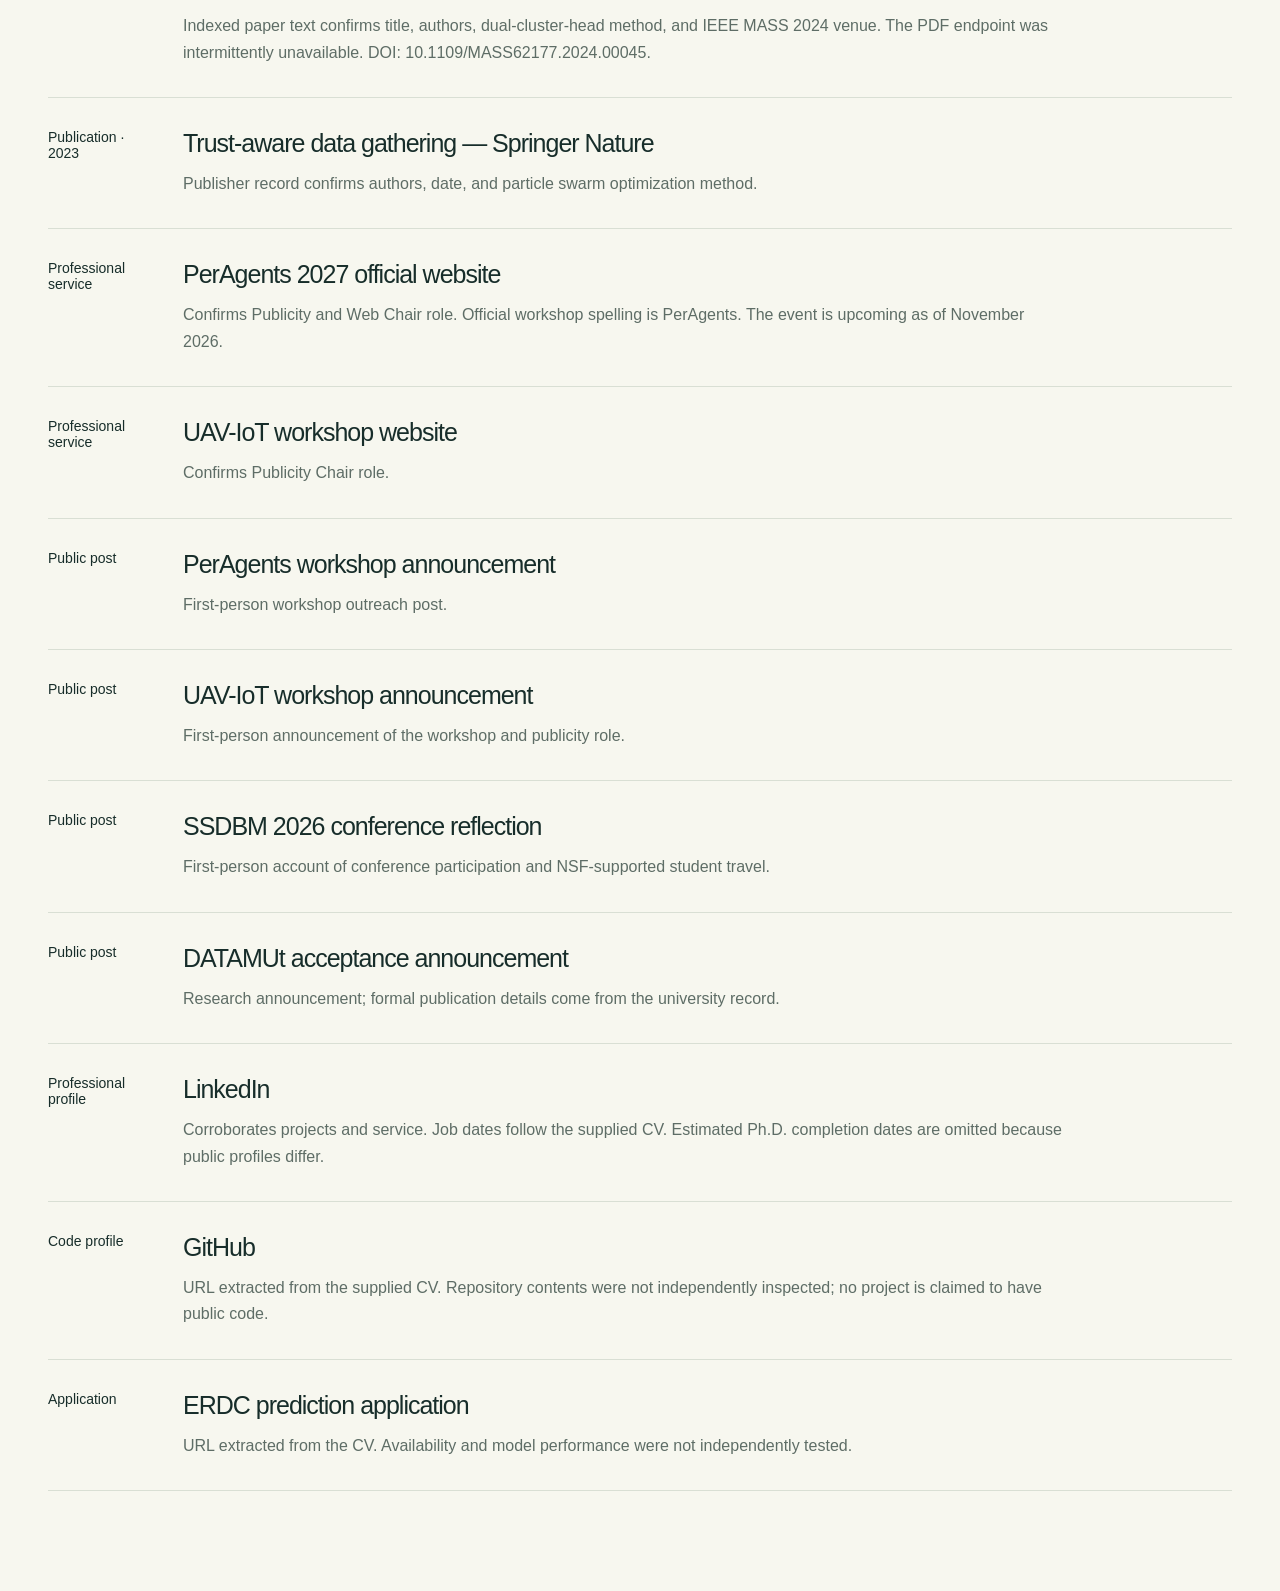
<file: sources.html>
<!doctype html><html lang="en"><head><meta charset="utf-8"><meta name="viewport" content="width=device-width,initial-scale=1"><title>Sources · Keiwan Soltani</title><link rel="stylesheet" href="style.css?v=20261124-flight"></head><body><header><a class="brand" href="index.html">KS · Keiwan Soltani</a><a href="index.html">Back to portfolio</a></header><main class="section wrap"><p class="eyebrow">RESEARCH NOTES / NOVEMBER 2026</p><h1 style="font-size:clamp(34px,6vw,56px)">Sources & portfolio notes</h1><div class="source-intro"><p>Portfolio updated November 24, 2026 using Keiwan Soltani’s supplied EMC Laboratory postdoctoral-research CV. The downloadable CV is the complete supplied file, including its original contact information. The portfolio includes two original project photographs, a 13-second bench-integration demonstration, and a drone flight-test video supplied by Keiwan Soltani.</p><p>The current CV is the source for research experience, teaching, technical methods, two-drone integration work, manuscript titles and review status, earlier conference publications, and IEEE Young Professionals service. The Ph.D. remains in progress. Electromagnetic-system modeling is presented as a prospective research direction, not an existing appointment or demonstrated specialization.</p><p>The public sources below were researched on November 9, 2026. Published papers and manuscripts under review are listed separately. The compact-drone design contribution is now supported by the updated CV. The bench-integration video retains its audio. The supplied drone-flight.MOV was converted in full to a browser-compatible MP4: 46.67 seconds, 720 × 1280 pixels, with no audio track. Embedded source metadata was removed from the flight-video derivative. The flight footage is separate from the AERPAW experiments.</p></div><article class="pub"><div class="pub-year" style="font:14px Arial">Current CV</div><div><h3><a href="assets/Keiwan_Soltani_CV.pdf?v=20261124" target="_blank" rel="noopener">November 2026 research CV</a></h3><p>Source for the updated research profile, experience, projects, methods, and manuscript submission status.</p></div></article><article class="pub"><div class="pub-year" style="font:14px Arial">University profile</div><div><h3><a href="https://cs.mst.edu/research/labs/crewman/people/students/" target="_blank" rel="noopener">Missouri S&amp;T CReWMaN Lab</a></h3><p>Confirms Ph.D. candidate status, institutional affiliation, and research interests.</p></div></article><article class="pub"><div class="pub-year" style="font:14px Arial">Research identity</div><div><h3><a href="https://orcid.org/0000-0002-6938-196X" target="_blank" rel="noopener">ORCID</a></h3><p>Publication identifiers and recorded peer-review activity.</p></div></article><article class="pub"><div class="pub-year" style="font:14px Arial">Field experimentation</div><div><h3><a href="https://aerpaw.org/user-story/pushing-the-limits-high-speed-uav-experimentation-and-deep-telemetry-with-aerpaw/" target="_blank" rel="noopener">AERPAW user story</a></h3><p>Describes four experiments, a target flight regime of up to 20 m/s, and ESC/dataflash telemetry. The speed is a design target, not an independently verified measurement. This testbed work is distinct from the custom drone footage.</p></div></article><article class="pub"><div class="pub-year" style="font:14px Arial">Publication · 2026</div><div><h3><a href="https://mst.elsevierpure.com/en/publications/datamut-deterministic-algorithms-for-time-delay-attack-detection-/" target="_blank" rel="noopener">DATAMUt — Missouri S&amp;T research record</a></h3><p>Confirms ACM ICDCN 2026 publication, authors, and DOI. Open manuscript: https://arxiv.org/abs/2505.07670.</p></div></article><article class="pub"><div class="pub-year" style="font:14px Arial">Publication · 2025</div><div><h3><a href="https://arxiv.org/abs/2509.02549" target="_blank" rel="noopener">eEnergy-Split — author manuscript</a></h3><p>Confirms authors, IEEE MASS 2025 acceptance, and the split-learning methodology. DOI: 10.1109/MASS66014.2025.00028.</p></div></article><article class="pub"><div class="pub-year" style="font:14px Arial">Publication · 2024</div><div><h3><a href="https://par.nsf.gov/servlets/purl/10634068" target="_blank" rel="noopener">UAVDCH — NSF Public Access Repository</a></h3><p>Indexed paper text confirms title, authors, dual-cluster-head method, and IEEE MASS 2024 venue. The PDF endpoint was intermittently unavailable. DOI: 10.1109/MASS62177.2024.00045.</p></div></article><article class="pub"><div class="pub-year" style="font:14px Arial">Publication · 2023</div><div><h3><a href="https://link.springer.com/article/10.1007/s00500-023-07856-z" target="_blank" rel="noopener">Trust-aware data gathering — Springer Nature</a></h3><p>Publisher record confirms authors, date, and particle swarm optimization method.</p></div></article><article class="pub"><div class="pub-year" style="font:14px Arial">Professional service</div><div><h3><a href="https://peragents.github.io/2027/" target="_blank" rel="noopener">PerAgents 2027 official website</a></h3><p>Confirms Publicity and Web Chair role. Official workshop spelling is PerAgents. The event is upcoming as of November 2026.</p></div></article><article class="pub"><div class="pub-year" style="font:14px Arial">Professional service</div><div><h3><a href="https://uav-iot.github.io/" target="_blank" rel="noopener">UAV-IoT workshop website</a></h3><p>Confirms Publicity Chair role.</p></div></article><article class="pub"><div class="pub-year" style="font:14px Arial">Public post</div><div><h3><a href="https://www.linkedin.com/posts/keiwan-soltani_peragents2027-percom2027-edgeai-activity-7507898880261337088-XW0P" target="_blank" rel="noopener">PerAgents workshop announcement</a></h3><p>First-person workshop outreach post.</p></div></article><article class="pub"><div class="pub-year" style="font:14px Arial">Public post</div><div><h3><a href="https://www.linkedin.com/posts/keiwan-soltani_unmanned-aerial-vehicles-and-iot-activity-7498731604882935808-dtAT" target="_blank" rel="noopener">UAV-IoT workshop announcement</a></h3><p>First-person announcement of the workshop and publicity role.</p></div></article><article class="pub"><div class="pub-year" style="font:14px Arial">Public post</div><div><h3><a href="https://www.linkedin.com/posts/keiwan-soltani_ssdbm2026-scientificdatamanagement-hpc-activity-7494820489182277632-N_vb" target="_blank" rel="noopener">SSDBM 2026 conference reflection</a></h3><p>First-person account of conference participation and NSF-supported student travel.</p></div></article><article class="pub"><div class="pub-year" style="font:14px Arial">Public post</div><div><h3><a href="https://www.linkedin.com/posts/keiwan-soltani_im-thrilled-to-share-that-our-paperdatamut-activity-7377458683531800576-ZzF1" target="_blank" rel="noopener">DATAMUt acceptance announcement</a></h3><p>Research announcement; formal publication details come from the university record.</p></div></article><article class="pub"><div class="pub-year" style="font:14px Arial">Professional profile</div><div><h3><a href="https://www.linkedin.com/in/keiwan-soltani" target="_blank" rel="noopener">LinkedIn</a></h3><p>Corroborates projects and service. Job dates follow the supplied CV. Estimated Ph.D. completion dates are omitted because public profiles differ.</p></div></article><article class="pub"><div class="pub-year" style="font:14px Arial">Code profile</div><div><h3><a href="https://github.com/keiwansoltani" target="_blank" rel="noopener">GitHub</a></h3><p>URL extracted from the supplied CV. Repository contents were not independently inspected; no project is claimed to have public code.</p></div></article><article class="pub"><div class="pub-year" style="font:14px Arial">Application</div><div><h3><a href="https://erdcui3dp.streamlit.app/" target="_blank" rel="noopener">ERDC prediction application</a></h3><p>URL extracted from the CV. Availability and model performance were not independently tested.</p></div></article></main></body></html>
</file>
<file: style.css>
:root{--ink:#172d2a;--green:#123d35;--muted:#5e6d66;--paper:#f7f7ef;--line:#d9dfd4;--lime:#d3edab;--serif:Georgia,'Times New Roman',serif}*{box-sizing:border-box}html{scroll-behavior:smooth;scroll-padding-top:100px}body{margin:0;background:var(--paper);color:var(--ink);font-family:Arial,Helvetica,sans-serif;font-size:16px;line-height:1.65}a{color:inherit;text-decoration:none}a:hover{text-decoration:underline;text-underline-offset:5px}a,button,summary{-webkit-tap-highlight-color:transparent}a:focus-visible,button:focus-visible,summary:focus-visible{outline:3px solid #609b2c;outline-offset:6px}button,summary{cursor:pointer}button{font:inherit}img{max-width:100%;display:block}figure,p{margin:0}p+p{margin-top:18px}h1,h2,h3,h4{line-height:1.12;margin:0;font-weight:500;letter-spacing:-.04em}h1{font-size:clamp(62px,6.8vw,104px);line-height:.99}h2{font-size:clamp(38px,4.3vw,62px)}h3{font-size:28px}h4{font-size:21px}em{font-family:var(--serif);font-weight:400;color:#54725a}p{color:var(--muted)}.wrap{width:min(1240px,calc(100% - 96px));margin:auto}.section{padding:100px 0}.eyebrow,.small-label{font-size:11px;font-weight:700;letter-spacing:.14em;line-height:1.5}.eyebrow{margin-bottom:22px;color:var(--green)}header{height:88px;padding:0 48px;display:flex;align-items:center;justify-content:space-between;border-bottom:1px solid var(--line);background:rgba(247,247,239,.97);position:sticky;top:0;z-index:20}.brand{display:flex;align-items:center;gap:17px;font-size:15px;font-weight:600}.monogram{font:30px var(--serif);letter-spacing:-3px}.monogram span{color:#7c9b52;font-size:22px;margin-left:3px}nav{display:flex;align-items:center;gap:30px;font-size:13px}nav .nav-contact{border:1px solid var(--line);padding:9px 17px;border-radius:4px}#menu{display:none}.hero{display:grid;grid-template-columns:1.12fr 1fr;gap:65px;padding-top:60px;padding-bottom:64px;align-items:center}.hero .eyebrow{font-size:10px;display:flex;gap:10px;align-items:center}.dot{height:7px;width:7px;background:#547b43;border-radius:50%}.intro{font-size:17px;line-height:1.75;max-width:490px;margin-top:26px}.actions{display:flex;gap:12px;margin-top:28px;flex-wrap:wrap}.button{display:inline-flex;align-items:center;justify-content:space-between;gap:26px;padding:14px 22px;background:var(--green);color:white;font-size:13px;font-weight:600;border-radius:3px;transition:background .2s}.button:hover{background:#28574b;text-decoration:none}.button.secondary{background:transparent;color:var(--ink);border:1px solid #c9d0c3}.affiliation{display:flex;flex-direction:column;margin-top:36px;font-size:12px;gap:4px;color:var(--muted)}.affiliation .small-label{font-size:9px;margin-bottom:3px}.affiliation a{color:var(--ink)}.hero-photo{position:relative;height:640px;background:#15372e;border-radius:5px;overflow:hidden}.hero-photo>img{width:100%;height:100%;object-fit:cover;object-position:50% 49%}.hero-photo:after{content:'';position:absolute;inset:45% 0 0;background:linear-gradient(transparent,rgba(4,20,15,.88))}.hero-photo figcaption{position:absolute;bottom:30px;left:30px;right:24px;z-index:1;color:white;display:grid;gap:9px}.hero-photo figcaption span{font-size:9px;letter-spacing:.17em;color:#e0e8d5}.hero-photo strong{font-size:24px;font-weight:500;line-height:1.25;letter-spacing:-.03em}.hero-photo figcaption a{font-size:12px;color:#e3ecd6}.photo-tag{position:absolute;top:22px;left:22px;color:white;border:1px solid #ffffff60;background:#12292155;padding:7px 10px;font-size:9px;letter-spacing:.14em}.focus-strip{background:#e9eddf;border-block:1px solid var(--line)}.focus-strip .wrap{display:flex;justify-content:space-between;align-items:center;gap:20px;padding-block:24px}.focus-strip span{font-size:9px;letter-spacing:.14em;font-weight:700}.focus-strip p{font-family:var(--serif);font-size:22px;color:var(--green)}.focus-strip i{font-style:normal;color:#88a267}.section-head{display:flex;justify-content:space-between;align-items:flex-end;gap:60px;margin-bottom:45px}.section-head>p{max-width:310px;font-size:15px}.feature-project{display:grid;grid-template-columns:1.03fr 1fr;border:1px solid var(--line);border-radius:5px;overflow:hidden;background:#fffef8}.project-media{position:relative;min-height:610px}.project-media img{width:100%;height:100%;object-fit:cover;position:absolute}.media-label{position:absolute;bottom:22px;left:22px;color:white;background:#15372ede;padding:7px 12px;font-size:9px;letter-spacing:.14em}.project-copy{padding:42px}.project-copy h3{font-size:41px;margin-bottom:20px}.project-copy>.eyebrow{font-size:10px}.project-copy>p{font-size:15px}.tags{display:flex;flex-wrap:wrap;gap:7px;margin:22px 0}.tags span{border:1px solid var(--line);font-size:10px;padding:3px 8px;border-radius:20px;color:#496250}.project-details{margin:22px 0}.project-details>div{padding:13px 0;border-top:1px solid var(--line)}dt{font-size:11px;font-weight:700;margin-bottom:5px}dd{margin:0;font-size:13px;color:var(--muted);line-height:1.65}.inline-link{font-size:13px;font-weight:600;border-bottom:1px solid #9cac91;padding-bottom:5px;display:inline-block}.media-grid{display:grid;grid-template-columns:1.5fr 1fr;gap:24px;margin-top:24px}.media-grid figure{background:#edf0e7;border:1px solid var(--line);border-radius:5px;overflow:hidden}.media-grid video,.media-grid img{width:100%;height:360px;object-fit:contain;background:#111d19}.media-grid img{object-fit:cover;object-position:center 46%}.media-grid figcaption{padding:19px 22px;display:flex;flex-direction:column;gap:4px;font-size:12px;color:var(--muted)}.media-grid figcaption strong{font-size:15px;color:var(--ink);font-weight:500}.media-grid figcaption a{font-size:11px;color:var(--green);margin-top:5px}.project-grid{display:grid;grid-template-columns:repeat(3,1fr);gap:24px;margin-top:42px}.project-card{padding:28px;border:1px solid var(--line);border-radius:4px;display:flex;flex-direction:column;align-items:start}.project-number{font:italic 29px var(--serif);color:#879779;margin-bottom:25px}.project-card .eyebrow{font-size:9px;margin-bottom:13px}.project-card h3{font-size:26px;min-height:60px;margin-bottom:18px}.project-card>p{font-size:14px}.project-card .tags{margin-bottom:22px}.project-card details{width:100%;margin-top:auto;font-size:13px;border-top:1px solid var(--line)}summary{list-style:none;display:flex;align-items:center;justify-content:space-between;gap:12px;padding:15px 0;font-size:12px;font-weight:600}summary::-webkit-details-marker{display:none}details[open] summary span{transform:rotate(45deg)}details p{margin-bottom:15px}.note{font-size:11px;line-height:1.6}.project-card>.inline-link{margin-top:14px;font-size:12px}.field-section{background:var(--green);color:#f4f7eb;padding:80px 0}.field-layout{display:grid;grid-template-columns:1.1fr 1fr;gap:110px}.field-section .eyebrow{color:var(--lime)}.field-section em{color:var(--lime)}.field-section p{color:#c5d3c5;max-width:520px;margin-top:26px;font-size:15px}.field-section .button{margin-top:28px}.button.light{background:var(--lime);color:var(--green)}.field-facts>div{border-bottom:1px solid #ffffff24;padding:16px 0;display:flex;gap:25px;align-items:center}.field-facts strong{font-size:48px;letter-spacing:-.05em;white-space:nowrap;min-width:110px;font-weight:400}.field-facts small{font-size:20px}.field-facts p{font-size:12px;margin:0;max-width:200px}.field-facts>div:nth-child(3){display:block}.field-facts>div:nth-child(3) strong{font-size:30px}.field-facts>div:nth-child(3) p{max-width:none;margin:7px 0}.field-facts>.note{display:block;color:#aebfae;margin-top:16px}.filters{display:flex;gap:9px;flex-wrap:wrap;margin-bottom:7px}.filters button{border:1px solid var(--line);border-radius:30px;padding:8px 15px;background:transparent;color:var(--muted);font-size:11px}.filters button.active{background:var(--green);color:white;border-color:var(--green)}.pub{display:grid;grid-template-columns:110px 1fr;gap:25px;border-bottom:1px solid var(--line);padding:31px 0}.pub[hidden]{display:none}.pub-year{font:28px var(--serif)}.pub-year span{display:block;font:10px Arial;color:var(--muted);margin-top:12px}.pub .eyebrow{font-size:10px;margin-bottom:10px}.pub h3{font-size:25px;max-width:870px}.pub p{font-size:13px;max-width:880px;margin-top:14px}.pub .authors{font-size:11px;color:#718073}.textlinks{display:flex;gap:25px;margin-top:17px;font-size:12px;font-weight:600}.publications{margin-bottom:28px}.about-section{padding:90px 0;background:#edf0e7;border-block:1px solid var(--line)}.about-layout{display:grid;grid-template-columns:1.12fr 1fr;gap:100px}.about-layout h2{font-size:48px;margin-bottom:30px}.about-layout>div>p{font-size:15px}.education{margin-top:36px;padding-top:24px;border-top:1px solid var(--line)}.education h3,.timeline>h3{font-size:22px;margin-bottom:25px}.education p{font-size:13px}.education strong{color:var(--ink);font-weight:500;display:block}.education span{display:block;font-size:11px;margin-top:5px}.about-layout .location{font-size:11px;margin-top:25px}.timeline article{border-left:1px solid #bdcbb6;padding:0 0 25px 26px;position:relative}.timeline article:before{content:'';width:7px;height:7px;border-radius:50%;position:absolute;background:#6d8962;left:-4px;top:7px}.timeline article>span{font-size:9px;letter-spacing:.09em;color:#66825d}.timeline h4{font-size:20px;margin:7px 0}.timeline p{font-size:12px}.capabilities{display:grid;grid-template-columns:1fr 2fr;gap:48px}.capabilities h2{font-size:44px}.skill-columns{display:grid;grid-template-columns:repeat(3,1fr);gap:30px}.skill-columns h3{font-size:19px;margin-bottom:17px}.skill-columns p{font-size:13px;line-height:1.95}.credentials{grid-column:1/-1;border-block:1px solid var(--line);margin-top:10px}.credentials summary{font-size:14px;padding:20px 0}.credentials>div{display:grid;grid-template-columns:1fr 1fr;gap:15px;padding:0 0 25px;font-size:12px}.updates-section{background:#ecefe4}.update-grid{display:grid;grid-template-columns:repeat(3,1fr);gap:40px}.update-grid article{border-top:1px solid #bfccb5;padding-top:25px}.update-grid .eyebrow{font-size:9px}.update-grid h3{font-size:28px;margin-bottom:20px}.update-grid p{font-size:14px}.update-grid a{display:block;margin-top:16px;font-size:12px;font-weight:600}.service-note{border-top:1px solid #cbd4c1;display:flex;gap:45px;margin-top:45px;padding-top:24px;align-items:baseline}.service-note .small-label{white-space:nowrap;font-size:9px}.service-note p{font-size:12px}.service-note a{text-decoration:underline}.contact-section{background:var(--green);color:white;padding:90px 0}.contact-section .eyebrow{color:var(--lime)}.contact-section em{color:var(--lime)}.contact-section p{color:#c3d0c0;margin-top:24px;font-size:14px}.email{display:inline-flex;gap:50px;justify-content:space-between;font-size:clamp(18px,2.5vw,34px);border-bottom:1px solid #8da388;padding:16px 0;margin-top:20px;max-width:100%;overflow-wrap:anywhere}.email span{color:var(--lime)}.contact-links{display:flex;gap:30px;flex-wrap:wrap;margin-top:35px;font-size:12px;color:#dbe5d3}footer{display:flex;justify-content:space-between;gap:20px;padding-block:28px;font-size:10px;color:var(--muted)}.skip{position:fixed;top:-100px;left:20px;background:var(--green);color:white;padding:10px 20px;z-index:99}.skip:focus{top:10px}.sr-only{position:absolute;width:1px;height:1px;overflow:hidden;clip:rect(0,0,0,0)}
@media(min-width:1500px){.hero-photo{height:670px}}@media(max-width:1100px){.wrap{width:calc(100% - 64px)}header{padding:0 32px}.hero{gap:35px}.hero-photo{height:590px}.hero h1{font-size:75px}.project-copy{padding:28px}.project-copy h3{font-size:34px}.field-layout{gap:55px}.about-layout{gap:50px}.capabilities{gap:30px;grid-template-columns:1fr 2fr}.skill-columns{gap:20px}.project-card{padding:22px}.project-grid{gap:18px}}@media(max-width:760px){html{scroll-padding-top:76px}.wrap{width:calc(100% - 40px)}header{height:70px;padding:0 20px}.brand{font-size:13px;gap:12px}#menu{display:flex;gap:10px;align-items:center;border:0;background:transparent;font-size:12px;color:var(--ink)}nav{display:none;position:absolute;left:0;right:0;top:70px;background:var(--paper);padding:24px;border-bottom:1px solid var(--line);flex-direction:column;align-items:stretch;gap:20px}nav.open{display:flex}.hero{grid-template-columns:1fr;padding-top:38px;gap:32px;padding-bottom:35px}.hero h1{font-size:clamp(60px,13vw,88px)}.intro{font-size:16px}.hero-photo{height:470px}.affiliation{margin-top:27px}.hero-photo figcaption{bottom:25px;left:25px}.focus-strip .wrap{flex-wrap:wrap;justify-content:center;gap:12px;padding-block:18px}.focus-strip span{width:100%;text-align:center;font-size:8px}.focus-strip p{font-size:15px}.focus-strip i{font-size:10px}.section{padding:62px 0}.section-head{display:block;margin-bottom:30px}.section-head>p{margin-top:22px;max-width:440px;font-size:14px}.eyebrow{font-size:10px;margin-bottom:18px}.feature-project{grid-template-columns:1fr}.project-media{min-height:430px}.project-copy{padding:28px}.project-copy h3{font-size:36px}.media-grid{grid-template-columns:1fr;gap:18px}.media-grid video{height:auto;max-height:420px;min-height:230px}.media-grid img{height:360px}.project-grid{grid-template-columns:1fr;margin-top:28px}.project-card{padding:27px}.project-card h3{min-height:auto;font-size:29px}.project-number{margin-bottom:20px}.field-section{padding:55px 0}.field-layout{grid-template-columns:1fr;gap:28px}.field-facts>div{justify-content:space-between}.field-facts p{max-width:210px}.field-facts strong{font-size:43px}.pub{grid-template-columns:1fr;gap:15px;padding:28px 0}.pub-year{display:flex;gap:16px;align-items:center;font-size:23px}.pub-year span{margin:0}.pub h3{font-size:23px}.about-section{padding:60px 0}.about-layout{grid-template-columns:1fr;gap:45px}.about-layout h2{font-size:39px}.capabilities{grid-template-columns:1fr}.skill-columns{grid-template-columns:1fr;gap:25px}.skill-columns h3{margin-bottom:8px}.credentials>div{grid-template-columns:1fr}.update-grid{grid-template-columns:1fr;gap:28px}.service-note{display:block}.service-note p{margin-top:12px}.contact-section{padding:60px 0}.contact-section h2{font-size:39px}.email{font-size:19px;gap:15px}.contact-links{gap:18px}footer{flex-wrap:wrap;font-size:10px}footer span{width:100%}}@media(prefers-reduced-motion:reduce){html{scroll-behavior:auto}*{transition:none!important}}@media print{header,.filters,video,.actions,#menu{display:none!important}.hero,.feature-project,.about-layout,.field-layout{display:block}.hero-photo{height:400px}.section{padding:25px 0}.wrap{width:100%}.project-grid,.update-grid{display:block}.project-card{break-inside:avoid;margin-bottom:20px}a{overflow-wrap:anywhere}body{background:white}.contact-section,.field-section{background:#eee;color:#172d2a;padding:25px}.contact-section p,.field-section p{color:#172d2a}h2{font-size:32px}}
.hero>*{min-width:0}@media(max-width:420px){.hero h1{font-size:14vw}.hero .eyebrow{font-size:8px;letter-spacing:.08em}.hero-photo{height:400px}.email{font-size:16px;gap:8px}.contact-section h2{font-size:34px}.field-facts strong{font-size:35px;min-width:95px}.field-facts>div{gap:15px}}

/* Research-focused presentation, November 2026 */
.hero h1{font-size:clamp(3rem,5.05vw,4.5rem);line-height:1.08}.hero .eyebrow{font-size:.875rem;display:block}.eyebrow,.small-label{font-size:.875rem;letter-spacing:.08em}.hero-photo figcaption span,.photo-tag,.media-label,.affiliation .small-label{font-size:.75rem}.affiliation{font-size:.875rem}.button,nav{font-size:.875rem}.focus-strip span{font-size:.75rem}.focus-strip p{font-size:1.15rem}.project-copy>.eyebrow,.project-card .eyebrow,.update-grid .eyebrow{font-size:.875rem}.project-copy>p,.project-card>p,.section-head>p,.field-section p,.pub p,.about-layout>div>p,.update-grid p,.skill-columns p,.timeline p,dd{font-size:1rem}.tags span{font-size:.875rem}.project-copy h3{font-size:2.5rem}.project-card h3{min-height:0}.project-card{gap:0}.project-card details{font-size:1rem}summary,.project-card>.inline-link,.inline-link,.textlinks,.contact-links,.update-grid a{font-size:.875rem}.note,.authors,.pub .authors{font-size:.8125rem}.pub .eyebrow,.pub-year span{font-size:.875rem}.media-grid figcaption{font-size:.875rem}.media-grid figcaption a{font-size:.875rem}.field-facts p{font-size:.875rem}.education p{font-size:1rem}.education span,.timeline article>span{font-size:.8125rem}.about-layout .location{font-size:.875rem}.contact-section p{font-size:1rem}.service-note{align-items:flex-start}.service-note p{font-size:1rem}.service-note .small-label{font-size:.875rem}.service-note .small-label{white-space:normal;min-width:145px}.capabilities{grid-template-columns:1fr 2fr}.capabilities h2{font-size:2.4rem}.skill-columns{grid-template-columns:repeat(3,minmax(0,1fr))}.skill-columns h3{line-height:1.3}.skill-columns p{line-height:1.8}.about-layout h2{font-size:2.7rem}.earlier-publications{border-block:1px solid var(--line);margin-top:35px;padding-bottom:8px}.earlier-publications summary{padding:20px 0}.earlier-publications article{padding:18px 0}.earlier-publications h3{font-size:1.3rem;line-height:1.4;margin:8px 0}.earlier-publications p{font-size:.9375rem}.earlier-publications>.inline-link{margin:12px 0 20px}.manuscripts{margin-top:64px}.subsection-head h3{font-size:2rem}.subsection-head>p:last-child{font-size:.875rem;margin-top:12px}.manuscript-grid{display:grid;grid-template-columns:repeat(2,minmax(0,1fr));gap:0 36px;margin-top:28px}.manuscript-grid article{border-top:1px solid var(--line);padding:24px 0}.manuscript-grid h4{font-size:1.3rem;line-height:1.4;letter-spacing:-.02em;margin:14px 0}.manuscript-grid .authors{font-size:.8125rem}.review-status{font-size:.8125rem;color:var(--green);line-height:1.5}.research-directions{margin-top:38px;border-left:3px solid #72916b;padding:6px 0 6px 26px;max-width:970px}.research-directions h3{font-size:1.65rem;line-height:1.3;margin-bottom:18px}.research-directions>p:last-child{font-size:1rem}.teaching{border-top:1px solid #cbd4c1;margin-top:42px;padding-top:32px}.teaching>h3{font-size:1.5rem;margin-bottom:25px}.teaching-grid{display:grid;grid-template-columns:repeat(3,minmax(0,1fr));gap:32px}.teaching-grid .small-label{font-size:.75rem}.teaching-grid h4{font-size:1.25rem;line-height:1.3;margin:12px 0}.teaching-grid p{font-size:1rem}.honors{grid-column:1/-1;border-top:1px solid var(--line);padding-top:28px}.honors h3{font-size:1.5rem;margin-bottom:18px}.honors p{max-width:920px}.source-intro{max-width:900px;margin:30px 0}.contact-section h2{font-size:clamp(2.2rem,4.1vw,3.5rem)}
@media(max-width:1100px){.capabilities{grid-template-columns:1fr}.field-layout{gap:45px}.focus-strip .wrap{flex-wrap:wrap;justify-content:center}.focus-strip span{width:100%;text-align:center}}@media(max-width:760px){.hero h1{font-size:clamp(2.5rem,8.5vw,3.8rem)}.hero .eyebrow{font-size:.8125rem}.section-head>p{max-width:none}.project-copy h3{font-size:2.1rem}.manuscript-grid,.teaching-grid,.skill-columns{grid-template-columns:1fr}.about-layout h2{font-size:2.2rem}.field-facts p{max-width:190px}.focus-strip p{font-size:1rem}.service-note .small-label{display:block;margin-bottom:12px}.contact-links{gap:20px}.email{font-size:1.05rem}.research-directions{padding-left:18px}.contact-section h2{font-size:2rem}}@media(max-width:420px){.hero h1{font-size:10vw}.hero .eyebrow{font-size:.75rem}.field-facts strong{font-size:2rem;min-width:75px}.field-facts p{font-size:.8125rem}.email{font-size:.95rem}.brand{font-size:.8125rem}}

/* Flight-test footage keeps its full portrait frame. */
.media-grid .flight-test{grid-column:1/-1}
.media-grid .flight-test video{height:min(56vw,520px);object-fit:contain}
@media(max-width:760px){.media-grid .flight-test{grid-column:auto}.media-grid .flight-test video{height:auto;max-height:520px;min-height:0;aspect-ratio:9/16}}

/* Display all three drone media cards as three equal columns. */
.media-grid{grid-template-columns:repeat(3,minmax(0,1fr))}
.media-grid .flight-test{grid-column:auto}
.media-grid .flight-test video{height:360px;object-fit:contain}
@media(max-width:760px){.media-grid{grid-template-columns:1fr}.media-grid .flight-test video{height:auto;max-height:520px;min-height:0;aspect-ratio:9/16}}
</file>
